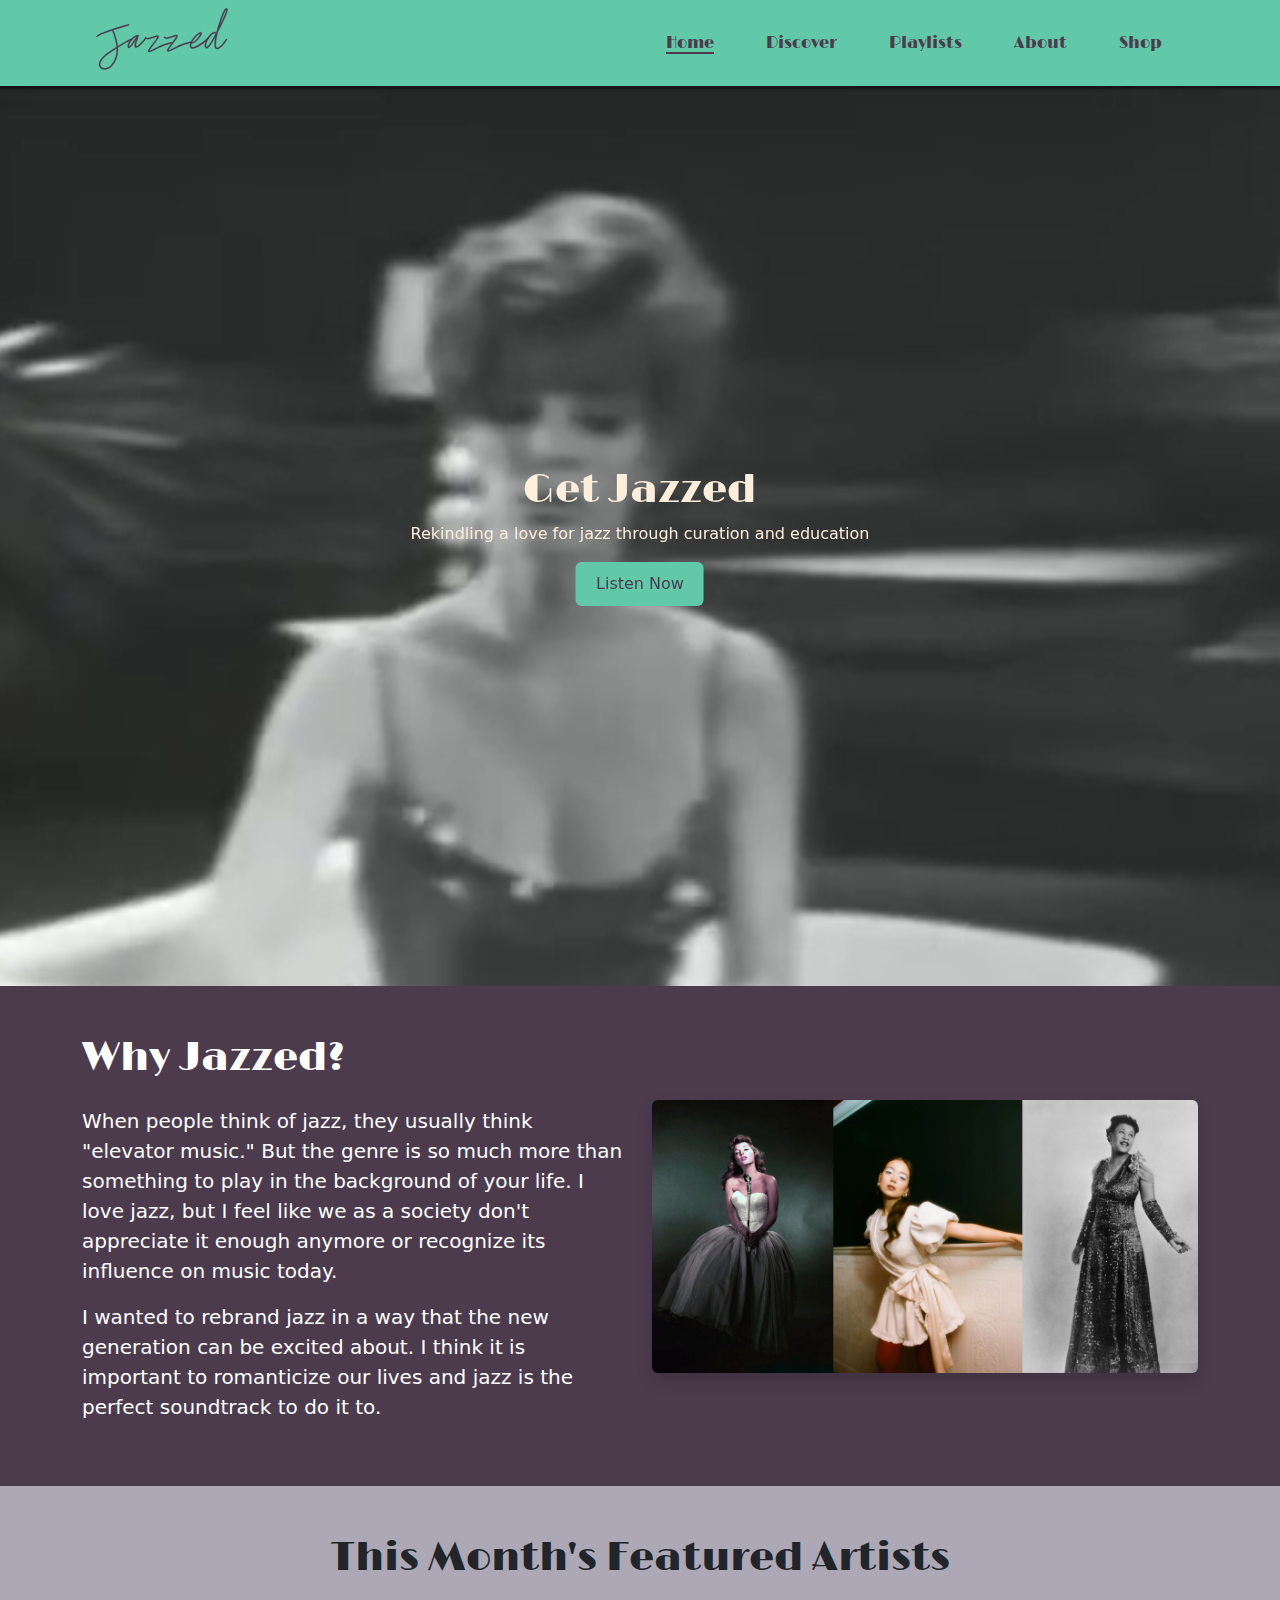
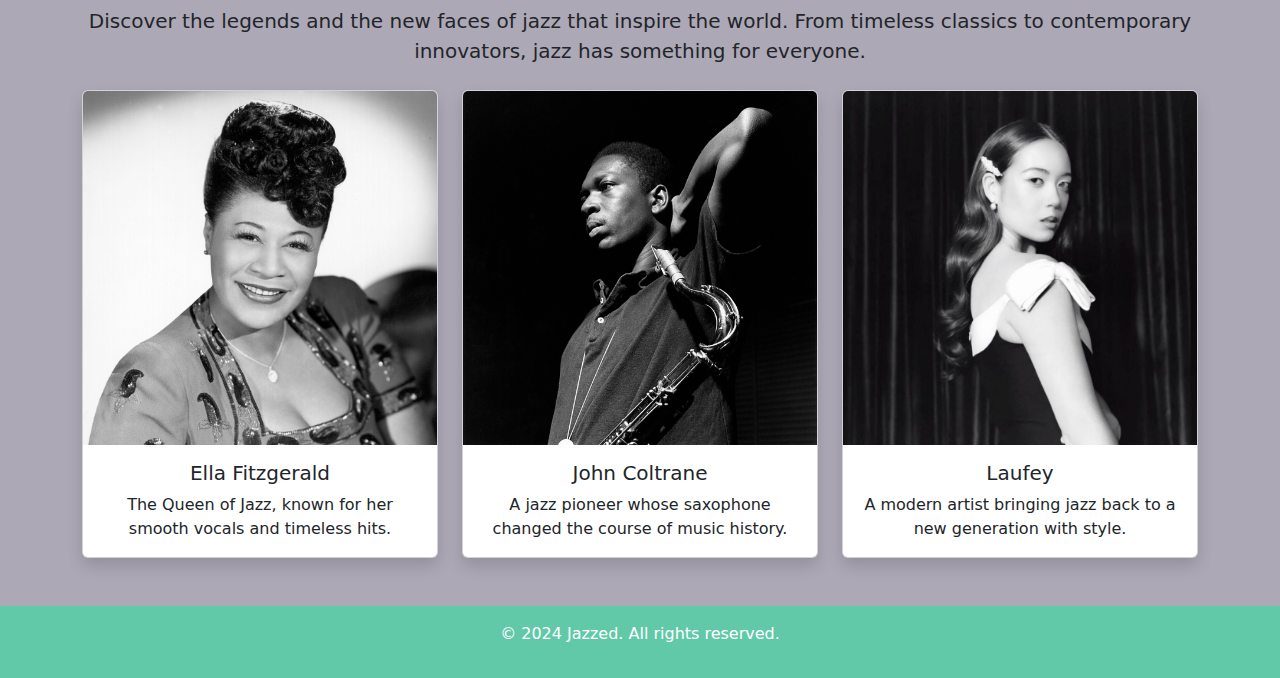
<file: index.html>
<!DOCTYPE html>
<html lang="en">
<head>
    <meta charset="UTF-8">
    <meta name="viewport" content="width=device-width, initial-scale=1.0">
    <title>Jazzed - Home</title>
    <link href="https://cdn.jsdelivr.net/npm/bootstrap@5.3.0-alpha1/dist/css/bootstrap.min.css" rel="stylesheet">
    <link rel="stylesheet" href="style.css">

<link rel="preconnect" href="https://fonts.googleapis.com">
<link rel="preconnect" href="https://fonts.gstatic.com" crossorigin>
<link href="https://fonts.googleapis.com/css2?family=Limelight&family=Playwrite+BE+WAL+Guides&display=swap" rel="stylesheet">
</head>
<body>
 <header class="bg-dark text-white p-3">
  <div class="container d-flex align-items-center justify-content-between">
    <!-- Logo -->
    <div class="logo">
      <img src="jazzed.svg" alt="Jazzed Logo, cursive letters spelling jazzed in a purple font" class="logo-img">
    </div>

    <!-- Navigation -->
    <nav>
      <ul class="nav">
        <li class="nav-item"><a href="index.html" class="nav-link active">Home</a></li>
        <li class="nav-item"><a href="discover.html" class="nav-link">Discover</a></li>
        <li class="nav-item"><a href="playlists.html" class="nav-link">Playlists</a></li>
        <li class="nav-item"><a href="about.html" class="nav-link">About</a></li>
        <li class="nav-item"><a href="shop.html" class="nav-link">Shop</a></li>
      </ul>
    </nav>
  </div>
</header>


    <!-- Hero Section with Video Background -->
    <section class="hero position-relative">
    <video autoplay muted loop id="hero-video" class="w-100">
        <source src="julie.mp4" type="video/mp4">
    </video>
    <div class="overlay text-center position-absolute top-50 start-50 translate-middle">
        <h2 style="color: #ffeedb;">Get Jazzed</h2>
        <p style="color: #ffeedb;">Rekindling a love for jazz through curation and education</p>
        <a href="playlists.html" class="btn btn-primary" style="color: #4c3b4d;">Listen Now</a>
    </div>
</section>

 <!-- About Section -->
   <section class="py-5" style="background-color: #4c3b4d; color: white;">
        <div class="container">
            <div class="row align-items-center">
                <!-- Text Section -->
                <div class="col-md-6">
                    <h2 class="mb-4 text-theme">Why Jazzed?</h2>

                    <p class="fs-5">When people think of jazz, they usually think "elevator music." But the genre is so much more than something to play in the background of your life. I love jazz, but I feel like we as a society don't appreciate it enough anymore or recognize its influence on music today.</p>
                    <p class="fs-5">I wanted to rebrand jazz in a way that the new generation can be excited about. I think it is important to romanticize our lives and jazz is the perfect soundtrack to do it to.</p>
                </div>
                <!-- Image Section -->
                <div class="col-md-6">
                    <img src="artists.png" alt="a collage of julie london, ella fitzgerald, and laufey" class="img-fluid rounded shadow">
                </div>
            </div>
        </div>
    </section>

    <!-- Featured Artists Section -->
<section class="py-5 bg-theme">
    <div class="container text-center">
        <h2 class="mb-4 text-theme">This Month's Featured Artists</h2>
        <p class="fs-5">Discover the legends and the new faces of jazz that inspire the world. From timeless classics to contemporary innovators, jazz has something for everyone.</p>
        <div class="row mt-4">
            <div class="col-md-4">
                <div class="card shadow">
                    <img src="ella.jpg" class="card-img-top" alt="Ella Fitzgerald">
                    <div class="card-body">
                        <h5 class="card-title">Ella Fitzgerald</h5>
                        <p class="card-text">The Queen of Jazz, known for her smooth vocals and timeless hits.</p>
                    </div>
                </div>
            </div>
            <div class="col-md-4">
                <div class="card shadow">
                    <img src="john.jpg" class="card-img-top" alt="John Coltrane in black and white">
                    <div class="card-body">
                        <h5 class="card-title">John Coltrane</h5>
                        <p class="card-text">A jazz pioneer whose saxophone changed the course of music history.</p>
                    </div>
                </div>
            </div>
            <div class="col-md-4">
                <div class="card shadow">
                    <img src="laufey.jpg" class="card-img-top" alt="Laufey in black and white">
                    <div class="card-body">
                        <h5 class="card-title">Laufey</h5>
                        <p class="card-text">A modern artist bringing jazz back to a new generation with style.</p>
                    </div>
                </div>
            </div>
        </div>
    </div>
</section>


    <footer class="bg-dark text-white text-center p-3">
        <p>&copy; 2024 Jazzed. All rights reserved.</p>
    </footer>

    <script src="https://cdn.jsdelivr.net/npm/bootstrap@5.3.0-alpha1/dist/js/bootstrap.bundle.min.js"></script>
</body>
</html>
</file>
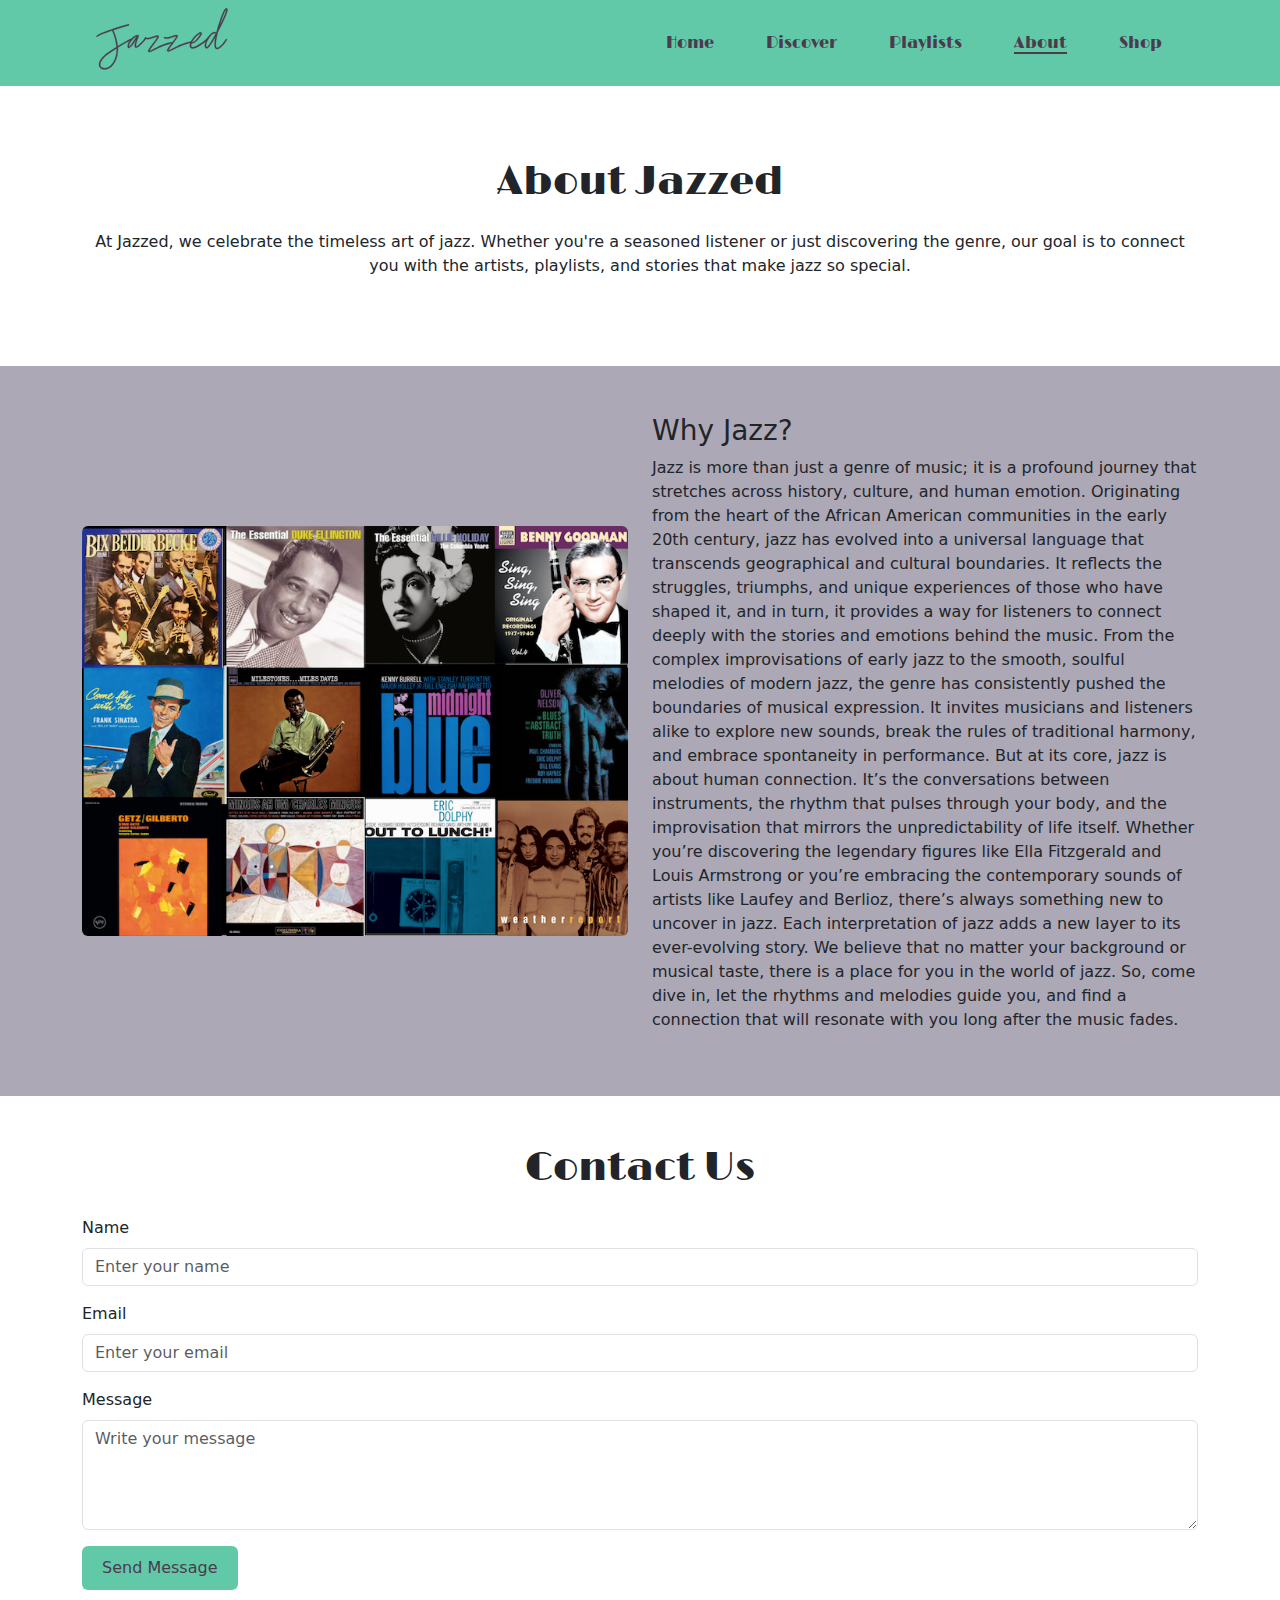
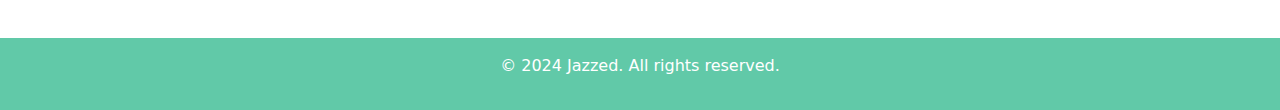
<file: about.html>
<!DOCTYPE html>
<html lang="en">
<head>
    <meta charset="UTF-8">
    <meta name="viewport" content="width=device-width, initial-scale=1.0">
    <title>Jazzed - About</title>
    <link href="https://cdn.jsdelivr.net/npm/bootstrap@5.3.0-alpha1/dist/css/bootstrap.min.css" rel="stylesheet">
    <link rel="stylesheet" href="style.css">

   <link rel="preconnect" href="https://fonts.googleapis.com">
<link rel="preconnect" href="https://fonts.gstatic.com" crossorigin>
<link href="https://fonts.googleapis.com/css2?family=Limelight&family=Playwrite+BE+WAL+Guides&display=swap" rel="stylesheet">
</head>
<body>
    <!-- Header -->
    <header class="bg-dark text-white p-3">
        <div class="container d-flex align-items-center justify-content-between">
            <!-- Logo -->
            <div class="logo">
                <img src="jazzed.svg" alt="Jazzed Logo, cursive letters spelling jazzed in a purple font" class="logo-img">
            </div>
            <!-- Navigation -->
            <nav>
                <ul class="nav">
                    <li class="nav-item"><a href="index.html" class="nav-link">Home</a></li>
                    <li class="nav-item"><a href="discover.html" class="nav-link">Discover</a></li>
                    <li class="nav-item"><a href="playlists.html" class="nav-link">Playlists</a></li>
                    <li class="nav-item"><a href="about.html" class="nav-link active">About</a></li>
                    <li class="nav-item"><a href="shop.html" class="nav-link">Shop</a></li>
                </ul>
            </nav>
        </div>
    </header>

<!-- About Section -->
<section class="container my-5 p-4">
    <h2 class="text-center mb-4">About Jazzed</h2>
    <p class="text-center">At Jazzed, we celebrate the timeless art of jazz. Whether you're a seasoned listener or just discovering the genre, our goal is to connect you with the artists, playlists, and stories that make jazz so special.</p>
    
</section>

<!-- Why Jazz Section (Full Width) -->
<div class="why-jazz-section py-5 text-dark">
    <div class="container">
        <div class="row align-items-center">
            <div class="col-md-6">
                <img src="jazz.png" class="img-fluid rounded" alt="A collage of classic and timeless jazz albums like stan getz">
            </div>
            <div class="col-md-6">
                <h3>Why Jazz?</h3>
                <p>Jazz is more than just a genre of music; it is a profound journey that stretches across history, culture, and human emotion. Originating from the heart of the African American communities in the early 20th century, jazz has evolved into a universal language that transcends geographical and cultural boundaries. It reflects the struggles, triumphs, and unique experiences of those who have shaped it, and in turn, it provides a way for listeners to connect deeply with the stories and emotions behind the music.

From the complex improvisations of early jazz to the smooth, soulful melodies of modern jazz, the genre has consistently pushed the boundaries of musical expression. It invites musicians and listeners alike to explore new sounds, break the rules of traditional harmony, and embrace spontaneity in performance. But at its core, jazz is about human connection. It’s the conversations between instruments, the rhythm that pulses through your body, and the improvisation that mirrors the unpredictability of life itself.

Whether you’re discovering the legendary figures like Ella Fitzgerald and Louis Armstrong or you’re embracing the contemporary sounds of artists like Laufey and Berlioz, there’s always something new to uncover in jazz. Each interpretation of jazz adds a new layer to its ever-evolving story. We believe that no matter your background or musical taste, there is a place for you in the world of jazz. So, come dive in, let the rhythms and melodies guide you, and find a connection that will resonate with you long after the music fades.

</p>
            </div>
        </div>
    </div>
</div>


   
    <!-- Contact Section -->
    <section class="container my-5">
        <h2 class="text-center mb-4">Contact Us</h2>
        <form>
            <div class="mb-3">
                <label for="name" class="form-label">Name</label>
                <input type="text" class="form-control" id="name" placeholder="Enter your name">
            </div>
            <div class="mb-3">
                <label for="email" class="form-label">Email</label>
                <input type="email" class="form-control" id="email" placeholder="Enter your email">
            </div>
            <div class="mb-3">
                <label for="message" class="form-label">Message</label>
                <textarea class="form-control" id="message" rows="4" placeholder="Write your message"></textarea>
            </div>
            <button type="submit" class="btn btn-primary">Send Message</button>
        </form>
    </section>

    <!-- Footer -->
    <footer class="bg-dark text-white text-center p-3">
        <p>&copy; 2024 Jazzed. All rights reserved.</p>
    </footer>

    <script src="https://cdn.jsdelivr.net/npm/bootstrap@5.3.0-alpha1/dist/js/bootstrap.bundle.min.js"></script>
</body>
</html>
</file>
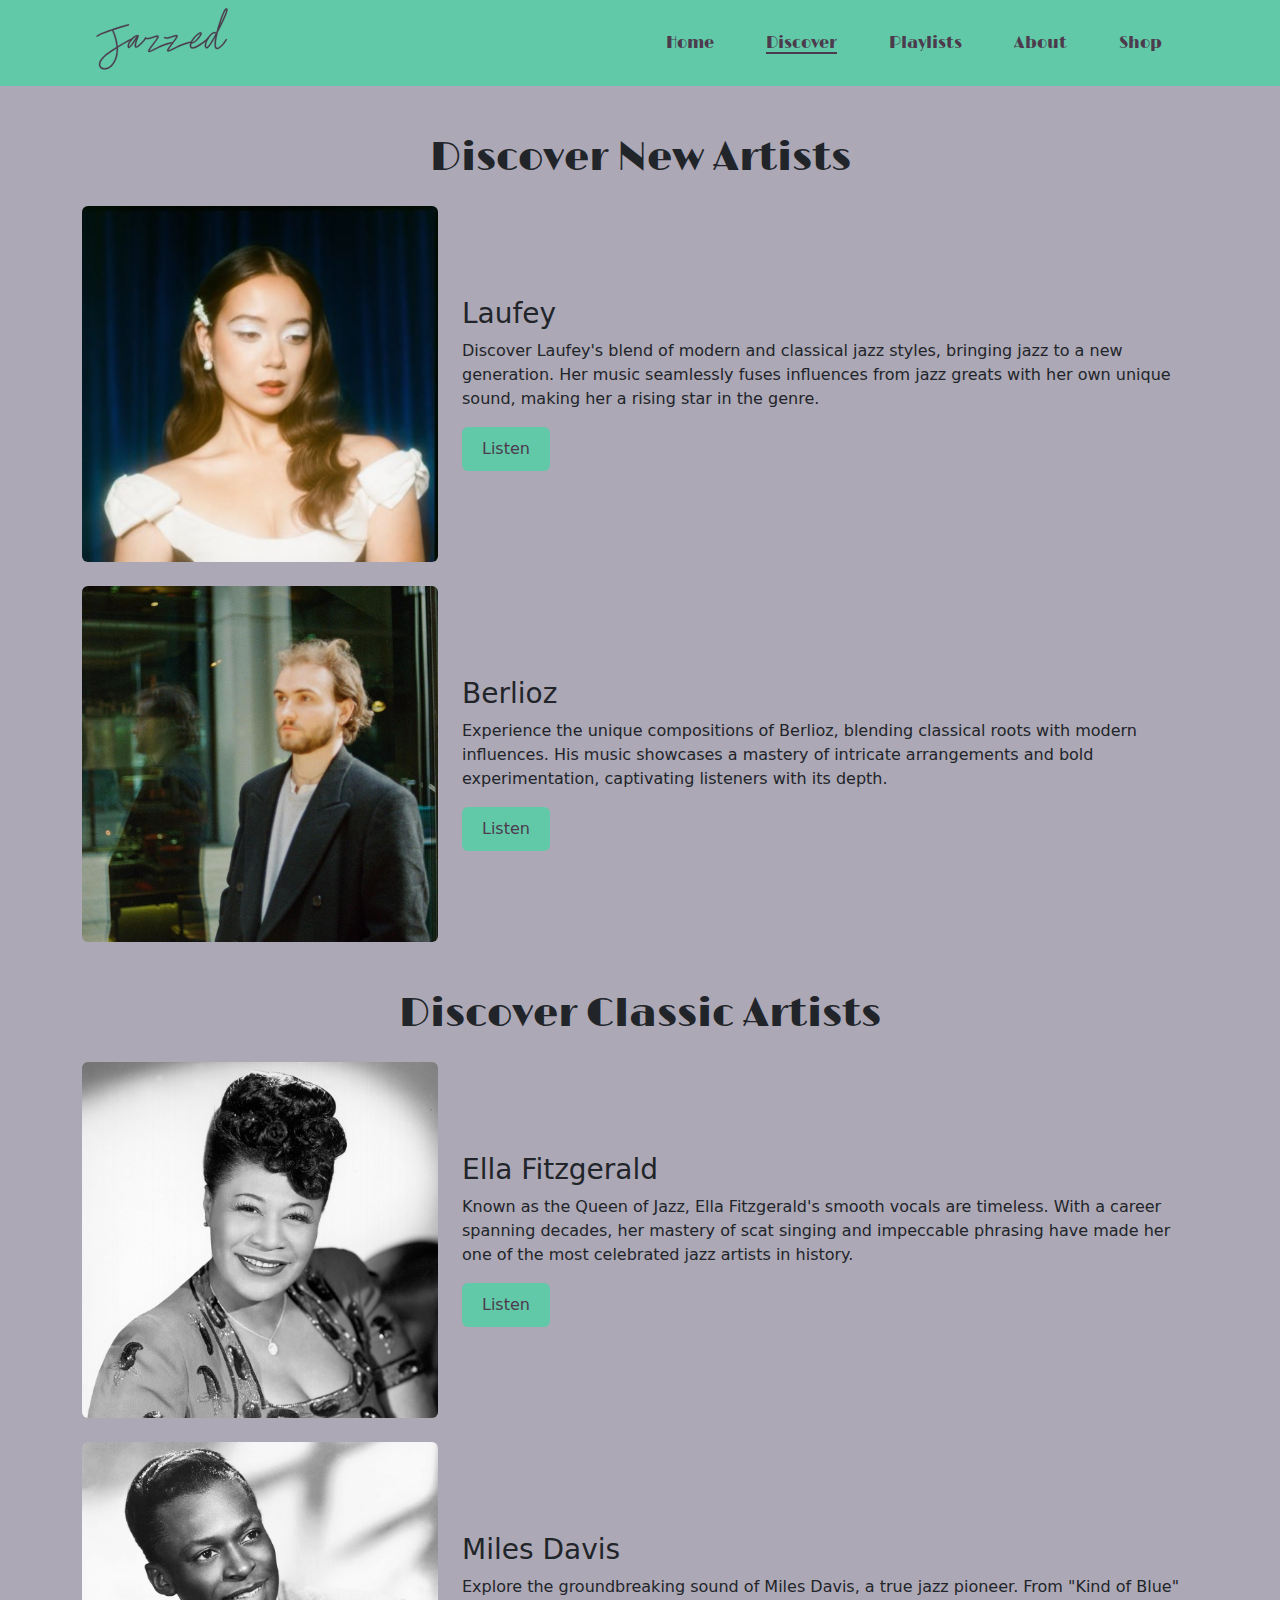
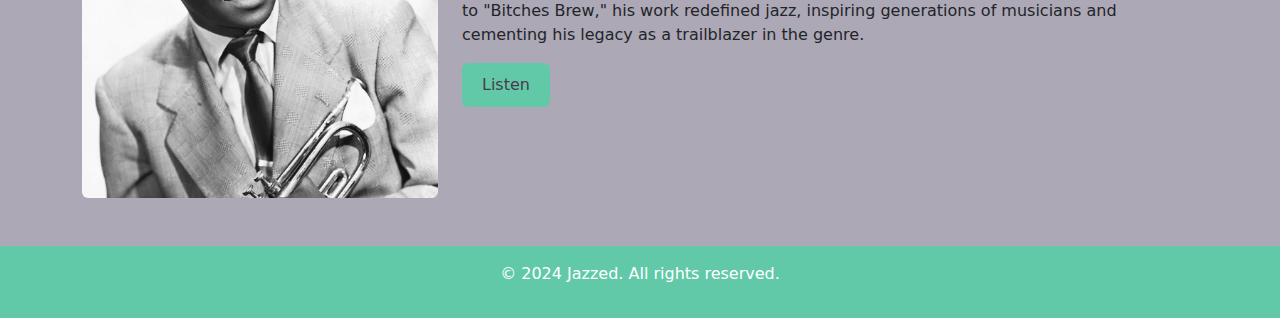
<file: discover.html>
<!DOCTYPE html>
<html lang="en">
<head>
    <meta charset="UTF-8">
    <meta name="viewport" content="width=device-width, initial-scale=1.0">
    <title>Jazzed - Discover</title>
    <link href="https://cdn.jsdelivr.net/npm/bootstrap@5.3.0-alpha1/dist/css/bootstrap.min.css" rel="stylesheet">
    <link rel="stylesheet" href="style.css">
    
<link rel="preconnect" href="https://fonts.googleapis.com">
<link rel="preconnect" href="https://fonts.gstatic.com" crossorigin>
<link href="https://fonts.googleapis.com/css2?family=Limelight&family=Playwrite+BE+WAL+Guides&display=swap" rel="stylesheet">
    <style>
        body {
            background-color: #ada8b6; 
}

    </style>


</head>

<body>
    <!-- Header -->
    <header class="bg-dark text-white p-3">
        <div class="container d-flex align-items-center justify-content-between">
            <!-- Logo -->
            <div class="logo">
                <img src="jazzed.svg" alt="Jazzed Logo, cursive letters spelling jazzed in a purple font" class="logo-img">
            </div>
            <!-- Navigation -->
            <nav>
                <ul class="nav">
                    <li class="nav-item"><a href="index.html" class="nav-link">Home</a></li>
                    <li class="nav-item"><a href="discover.html" class="nav-link active">Discover</a></li>
                    <li class="nav-item"><a href="playlists.html" class="nav-link">Playlists</a></li>
                    <li class="nav-item"><a href="about.html" class="nav-link">About</a></li>
                    <li class="nav-item"><a href="shop.html" class="nav-link">Shop</a></li>
                </ul>
            </nav>
        </div>
    </header>

    <!-- Discover New Artists -->
    <section class="container my-5">
        <h2 class="text-center mb-4">Discover New Artists</h2>
        <div class="row mb-4 align-items-center">
            <div class="col-md-4">
                <img src="laufey2.jpg" class="img-fluid rounded" alt="Laufey from her goddess album">
            </div>
            <div class="col-md-8">
                <h3>Laufey</h3>
                <p>Discover Laufey's blend of modern and classical jazz styles, bringing jazz to a new generation. Her music seamlessly fuses influences from jazz greats with her own unique sound, making her a rising star in the genre.</p>
                <a href="https://open.spotify.com/artist/7gW0r5CkdEUMm42w9XpyZO" target="_blank" class="btn btn-primary">Listen</a>
            </div>
        </div>
        <div class="row mb-4 align-items-center">
            <div class="col-md-4">
                <img src="berlioz.jpg" class="img-fluid rounded" alt="Berlioz on the streets of a city">
            </div>
            <div class="col-md-8">
                <h3>Berlioz</h3>
                <p>Experience the unique compositions of Berlioz, blending classical roots with modern influences. His music showcases a mastery of intricate arrangements and bold experimentation, captivating listeners with its depth.</p>
                <a href="https://open.spotify.com/artist/3k3RY7kR8f0vp8Cq27P141" target="_blank" class="btn btn-primary">Listen</a>
            </div>
        </div>
    </section>

    <!-- Discover Classic Artists -->
    <section class="container my-5">
        <h2 class="text-center mb-4">Discover Classic Artists</h2>
        <div class="row mb-4 align-items-center">
            <div class="col-md-4">
                <img src="ella.jpg" class="img-fluid rounded" alt="Ella Fitzgerald in black and white">
            </div>
            <div class="col-md-8">
                <h3>Ella Fitzgerald</h3>
                <p>Known as the Queen of Jazz, Ella Fitzgerald's smooth vocals are timeless. With a career spanning decades, her mastery of scat singing and impeccable phrasing have made her one of the most celebrated jazz artists in history.</p>
                <a href="https://open.spotify.com/artist/5V0MlUE1Bft0mbLlND7FJz" target="_blank" class="btn btn-primary">Listen</a>
            </div>
        </div>
        <div class="row mb-4 align-items-center">
            <div class="col-md-4">
                <img src="miles.jpg" class="img-fluid rounded" alt="Miles Davis in black and white">
            </div>
            <div class="col-md-8">
                <h3>Miles Davis</h3>
                <p>Explore the groundbreaking sound of Miles Davis, a true jazz pioneer. From "Kind of Blue" to "Bitches Brew," his work redefined jazz, inspiring generations of musicians and cementing his legacy as a trailblazer in the genre.</p>
                <a href="https://open.spotify.com/artist/0kbYTNQb4Pb1rPbbaF0pT4" target="_blank" class="btn btn-primary">Listen</a>
            </div>
        </div>
    </section>

    <!-- Footer -->
    <footer class="bg-dark text-white text-center p-3">
        <p>&copy; 2024 Jazzed. All rights reserved.</p>
    </footer>

    <script src="https://cdn.jsdelivr.net/npm/bootstrap@5.3.0-alpha1/dist/js/bootstrap.bundle.min.js"></script>
</body>
</html>
</file>
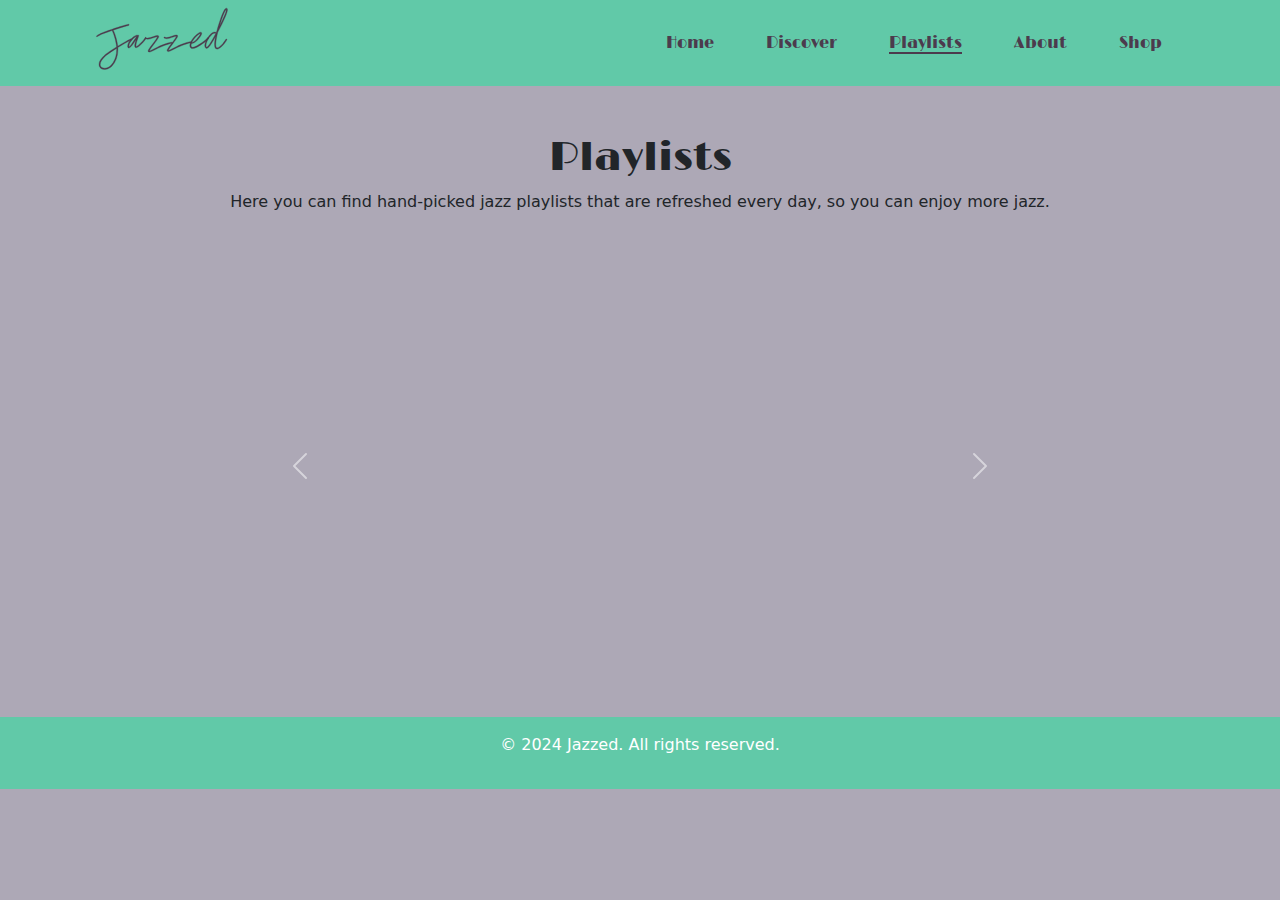
<file: playlists.html>
<!DOCTYPE html>
<html lang="en">
<head>
    <meta charset="UTF-8">
    <meta name="viewport" content="width=device-width, initial-scale=1.0">
    <title>Jazzed - Playlists</title>
    <link href="https://cdn.jsdelivr.net/npm/bootstrap@5.3.0-alpha1/dist/css/bootstrap.min.css" rel="stylesheet">
    <link rel="stylesheet" href="style.css">
<link rel="preconnect" href="https://fonts.googleapis.com">
<link rel="preconnect" href="https://fonts.gstatic.com" crossorigin>
<link href="https://fonts.googleapis.com/css2?family=Limelight&family=Playwrite+BE+WAL+Guides&display=swap" rel="stylesheet">
 <style>
        body {
            background-color: #ada8b6; 
}

    </style>

</head>

<body>

    <!-- Header -->
    <header class="bg-dark text-white p-3">
        <div class="container d-flex align-items-center justify-content-between">
            <div class="logo">
                <img src="jazzed.svg" alt="Jazzed Logo, cursive letters spelling jazzed in a purple font" class="logo-img">
            </div>
            <nav>
                <ul class="nav">
                    <li class="nav-item"><a href="index.html" class="nav-link">Home</a></li>
                    <li class="nav-item"><a href="discover.html" class="nav-link">Discover</a></li>
                    <li class="nav-item"><a href="playlists.html" class="nav-link active">Playlists</a></li>
                    <li class="nav-item"><a href="about.html" class="nav-link">About</a></li>
                    <li class="nav-item"><a href="shop.html" class="nav-link">Shop</a></li>
                </ul>
            </nav>
        </div>
    </header>

    <!-- Page Content -->
    <div class="container mt-5">
        <h1 class="text-center">Playlists</h1>
        <p class="text-center">Here you can find hand-picked jazz playlists that are refreshed every day, so you can enjoy more jazz.</p>
    </div>

<!-- Carousel -->
<div id="spotifyCarousel" class="carousel slide my-5" data-bs-ride="carousel" data-bs-interval="5000" style="max-width: 800px; margin: 0 auto;">
    <div class="carousel-inner">
        <div class="carousel-item active">
            <iframe style="border-radius:12px; width: 100%; height: 400px;" 
                src="https://open.spotify.com/embed/playlist/37i9dQZF1DX76YsWjvbz9I?utm_source=generator" 
                frameborder="0" 
                allowfullscreen="" 
                allow="autoplay; clipboard-write; encrypted-media; fullscreen; picture-in-picture" 
                loading="lazy">
            </iframe>
        </div>
        <div class="carousel-item">
            <iframe style="border-radius:12px; width: 100%; height: 400px;" 
                src="https://open.spotify.com/embed/playlist/37i9dQZF1DX8Kgdykz6OKj?utm_source=generator" 
                frameborder="0" 
                allowfullscreen="" 
                allow="autoplay; clipboard-write; encrypted-media; fullscreen; picture-in-picture" 
                loading="lazy">
            </iframe>
        </div>
        <div class="carousel-item">
            <iframe style="border-radius:12px; width: 100%; height: 400px;" 
                src="https://open.spotify.com/embed/playlist/37i9dQZF1DX949uWWpmTjT?utm_source=generator" 
                frameborder="0" 
                allowfullscreen="" 
                allow="autoplay; clipboard-write; encrypted-media; fullscreen; picture-in-picture" 
                loading="lazy">
            </iframe>
        </div>
 <div class="carousel-item">
            <iframe style="border-radius:12px; width: 100%; height: 400px;" 
                src="https://open.spotify.com/embed/playlist/37i9dQZF1DWWgccrbg3zbJ?utm_source=generator&theme=0" 
                frameborder="0" 
                allowfullscreen="" 
                allow="autoplay; clipboard-write; encrypted-media; fullscreen; picture-in-picture" 
                loading="lazy">
            </iframe>
        </div>

    </div>
    <a class="carousel-control-prev" href="#spotifyCarousel" role="button" data-bs-slide="prev">
        <span class="carousel-control-prev-icon" aria-hidden="true"></span>
        <span class="visually-hidden">Previous</span>
    </a>
    <a class="carousel-control-next" href="#spotifyCarousel" role="button" data-bs-slide="next">
        <span class="carousel-control-next-icon" aria-hidden="true"></span>
        <span class="visually-hidden">Next</span>
    </a>
</div>


    <!-- Footer -->
    <footer class="bg-dark text-white text-center p-3">
        <p>&copy; 2024 Jazzed. All rights reserved.</p>
    </footer>

    <script src="https://cdn.jsdelivr.net/npm/bootstrap@5.3.0-alpha1/dist/js/bootstrap.bundle.min.js"></script>
</body>
</html>
</file>
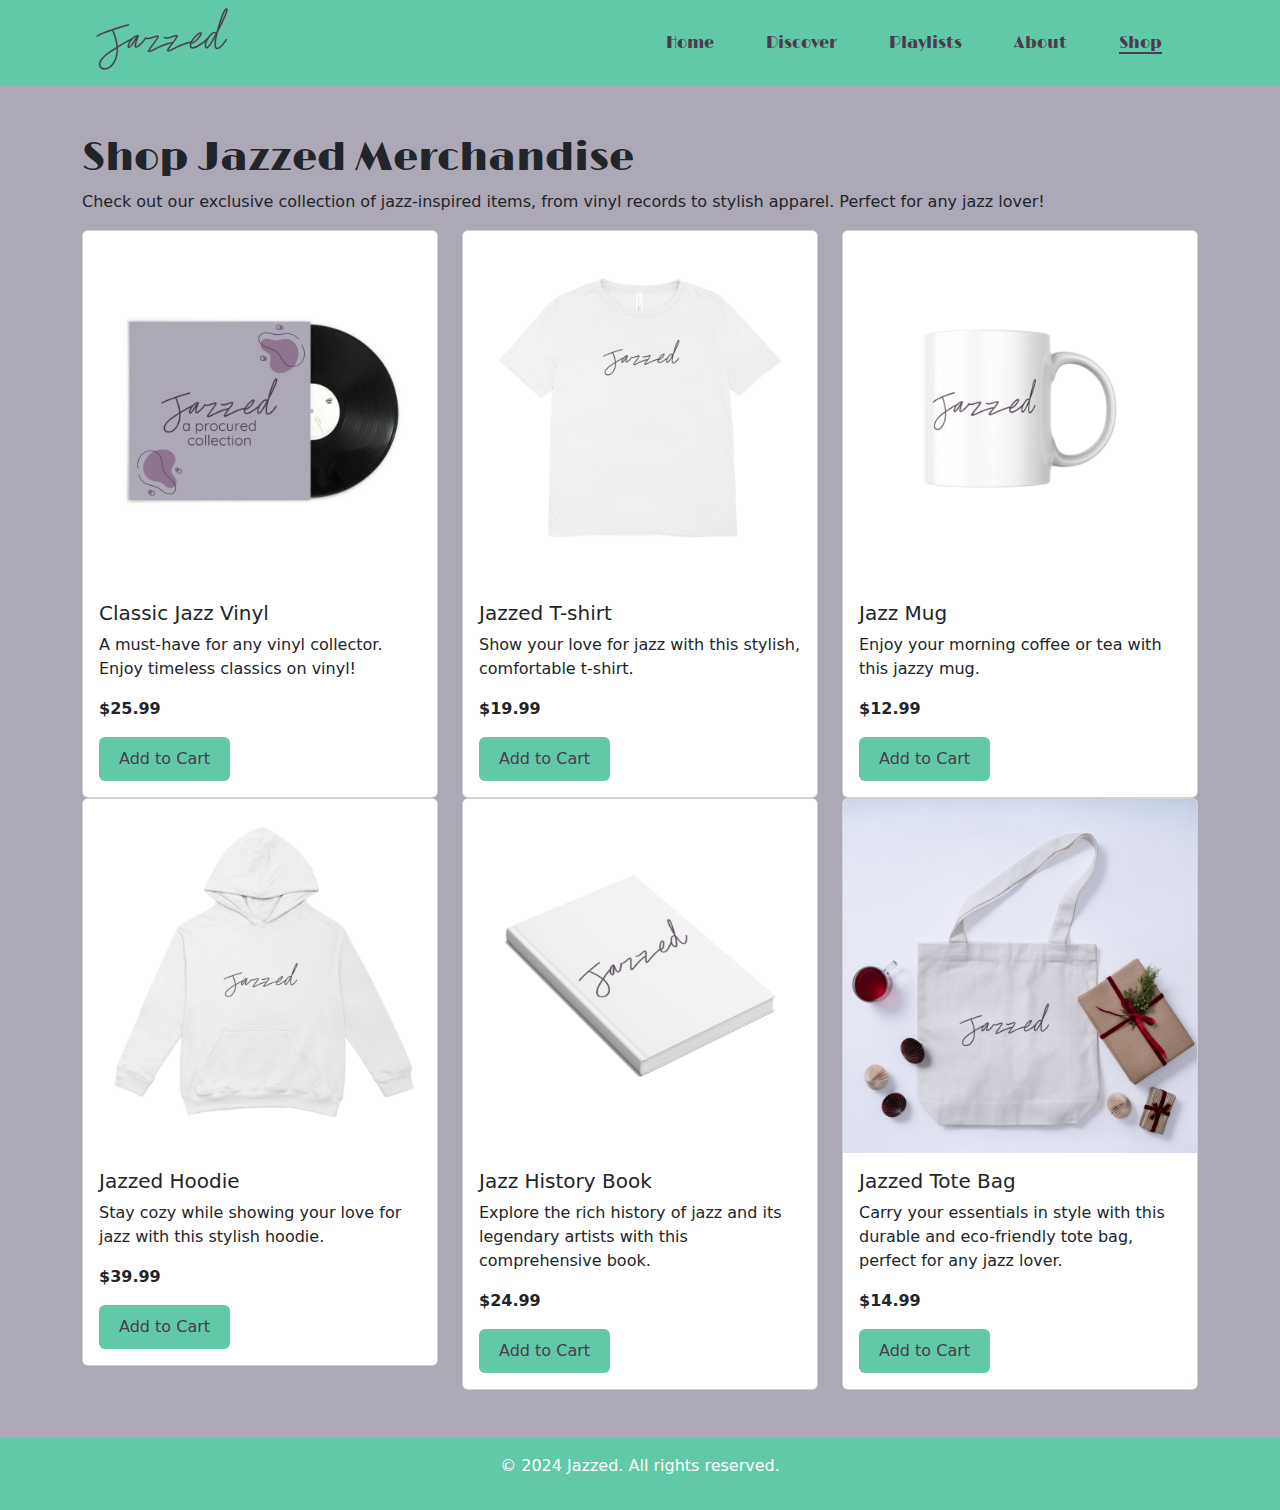
<file: shop.html>
<!DOCTYPE html>
<html lang="en">
<head>
    <meta charset="UTF-8">
    <meta name="viewport" content="width=device-width, initial-scale=1.0">
    <title>Jazzed - Shop</title>
    <link href="https://cdn.jsdelivr.net/npm/bootstrap@5.3.0-alpha1/dist/css/bootstrap.min.css" rel="stylesheet">
    <link rel="stylesheet" href="style.css">
 <style>
        body {
            background-color: #ada8b6; 
}

    </style>

   <link rel="preconnect" href="https://fonts.googleapis.com">
<link rel="preconnect" href="https://fonts.gstatic.com" crossorigin>
<link href="https://fonts.googleapis.com/css2?family=Limelight&family=Playwrite+BE+WAL+Guides&display=swap" rel="stylesheet">
</head>
<body>
     <header class="bg-dark text-white p-3">
  <div class="container d-flex align-items-center justify-content-between">
    <!-- Logo -->
    <div class="logo">
      <img src="jazzed.svg" alt="Jazzed Logo, cursive letters spelling jazzed in a purple font" class="logo-img">
    </div>

    <!-- Navigation -->
    <nav>
      <ul class="nav">
        <li class="nav-item"><a href="index.html" class="nav-link">Home</a></li>
        <li class="nav-item"><a href="discover.html" class="nav-link">Discover</a></li>
        <li class="nav-item"><a href="playlists.html" class="nav-link">Playlists</a></li>
        <li class="nav-item"><a href="about.html" class="nav-link">About</a></li>
        <li class="nav-item"><a href="shop.html" class="nav-link active">Shop</a></li>
      </ul>
    </nav>
  </div>
</header>


   <section class="container my-5">
    <h2>Shop Jazzed Merchandise</h2>
    <p>Check out our exclusive collection of jazz-inspired items, from vinyl records to stylish apparel. Perfect for any jazz lover!</p>

    <div class="row">
        <!-- Product 1: Vinyl Record -->
        <div class="col-md-4">
            <div class="card">
                <img src="vinyl.png" class="card-img-top" alt="Jazzed Vinyl Record">
                <div class="card-body">
                    <h5 class="card-title">Classic Jazz Vinyl</h5>
                    <p class="card-text">A must-have for any vinyl collector. Enjoy timeless classics on vinyl!</p>
                    <p class="card-text"><strong>$25.99</strong></p>
                    <a href="#" class="btn btn-primary">Add to Cart</a>
                </div>
            </div>
        </div>

        <!-- Product 2: Jazz T-shirt -->
        <div class="col-md-4">
            <div class="card">
                <img src="shirt.png" class="card-img-top" alt="Jazzed T-shirt">
                <div class="card-body">
                    <h5 class="card-title">Jazzed T-shirt</h5>
                    <p class="card-text">Show your love for jazz with this stylish, comfortable t-shirt.</p>
                    <p class="card-text"><strong>$19.99</strong></p>
                    <a href="#" class="btn btn-primary">Add to Cart</a>
                </div>
            </div>
        </div>

        <!-- Product 3: Jazz Mug -->
        <div class="col-md-4">
            <div class="card">
                <img src="mug.png" class="card-img-top" alt="Jazzed Mug">
                <div class="card-body">
                    <h5 class="card-title">Jazz Mug</h5>
                    <p class="card-text">Enjoy your morning coffee or tea with this jazzy mug.</p>
                    <p class="card-text"><strong>$12.99</strong></p>
                    <a href="#" class="btn btn-primary">Add to Cart</a>
                </div>
            </div>
        </div>

        <!-- Product 4: Hoodie -->
        <div class="col-md-4">
            <div class="card">
                <img src="hoodie.png" class="card-img-top" alt="Jazzed Hoodie">
                <div class="card-body">
                    <h5 class="card-title">Jazzed Hoodie</h5>
                    <p class="card-text">Stay cozy while showing your love for jazz with this stylish hoodie.</p>
                    <p class="card-text"><strong>$39.99</strong></p>
                    <a href="#" class="btn btn-primary">Add to Cart</a>
                </div>
            </div>
        </div>

        <!-- Product 5: Book -->
        <div class="col-md-4">
            <div class="card">
                <img src="book.png" class="card-img-top" alt="Jazzed Book">
                <div class="card-body">
                    <h5 class="card-title">Jazz History Book</h5>
                    <p class="card-text">Explore the rich history of jazz and its legendary artists with this comprehensive book.</p>
                    <p class="card-text"><strong>$24.99</strong></p>
                    <a href="#" class="btn btn-primary">Add to Cart</a>
                </div>
            </div>
        </div>

        <!-- Product 6: Tote -->
        <div class="col-md-4">
            <div class="card">
                <img src="tote.png" class="card-img-top" alt="Jazzed Tote Bag">
                <div class="card-body">
                    <h5 class="card-title">Jazzed Tote Bag</h5>
                    <p class="card-text">Carry your essentials in style with this durable and eco-friendly tote bag, perfect for any jazz lover.</p>
                    <p class="card-text"><strong>$14.99</strong></p>
                    <a href="#" class="btn btn-primary">Add to Cart</a>
                </div>
            </div>
        </div>
    </div>
</section>


    <footer class="bg-dark text-white text-center p-3">
        <p>&copy; 2024 Jazzed. All rights reserved.</p>
    </footer>

    <script src="https://cdn.jsdelivr.net/npm/bootstrap@5.3.0-alpha1/dist/js/bootstrap.bundle.min.js"></script>
</body>
</html>
</file>
<file: style.css>
header.bg-dark {
  background-color: #61c9a8 !important;
  padding: 10px 0;
}

.limelight-regular {
    font-family: "Limelight", sans-serif;
    font-weight: 400;
    font-style: normal;
}

/* You can also apply the font to all h2 tags */
h1,h2 {
    font-family: "Limelight", sans-serif;
    font-weight: 400;
    font-style: normal;
    font-size: 40px;
}


.bg-theme {
    background-color: #ADA8B6;
}

.why-jazz-section {
    background-color: #ADA8B6; 
    color: #fff; 
    margin: 0; 
    padding-left: 0;
    padding-right: 0;
}


/* Logo Styling */
.logo {
  display: flex;
  align-items: center;
  height: 50px;
  margin-top: 4px; 
}

.logo-img {
  width: auto;
  height: 100px;
  transform: scale(1.0);
  transform-origin: center;
}

/* Navigation Bar Styling */
nav {
  display: flex;
  justify-content: flex-end;
  align-items: center;
  width: 100%;
  padding: 0 20px;
  background-color: #61c9a8 !important;
}

/* Navigation Links Styling */
.nav {
  display: flex;
  gap: 20px;
  list-style: none;
  padding: 0;
  margin: 0;
}

.nav-link {
  text-decoration: none;
  color: #4C3B4D;
  font-size: 1rem;
  font-weight: 500;
  transition: color 0.3s ease;
  font-family: "Limelight", sans-serif;
    font-style: normal;
   
}


.nav-link:hover {
  color: #A53860;
}

/* Footer Styling */
footer.bg-dark {
  background-color: #61c9a8 !important;
  padding: 10px 0;
  color: #61c9a8;
}


.hero {
    position: relative;
    width: 100%;
    height: 100vh; 
    overflow: hidden; 
}


#hero-video {
    width: 100%;
    height: 100%;
    object-fit: cover; 
    transform: scale(1.2); 
     transform-origin: center top;
    transition: transform 0.5s ease; 
}


/* Button Styling */
.btn-primary {
    background-color: #61c9a8; 
    color: #4C3B4D; 
    border: none; 
    font-weight: 500; 
    padding: 10px 20px; 
    transition: background-color 0.3s ease, color 0.3s ease; 
}

.btn-primary:hover {
    background-color: #4C3B4D; 
    color: #FFEEDB; 
}



.nav-link.active {
    text-decoration: underline; 
    text-decoration-thickness: 2px; 
    text-underline-offset: 4px; 

}
</file>
